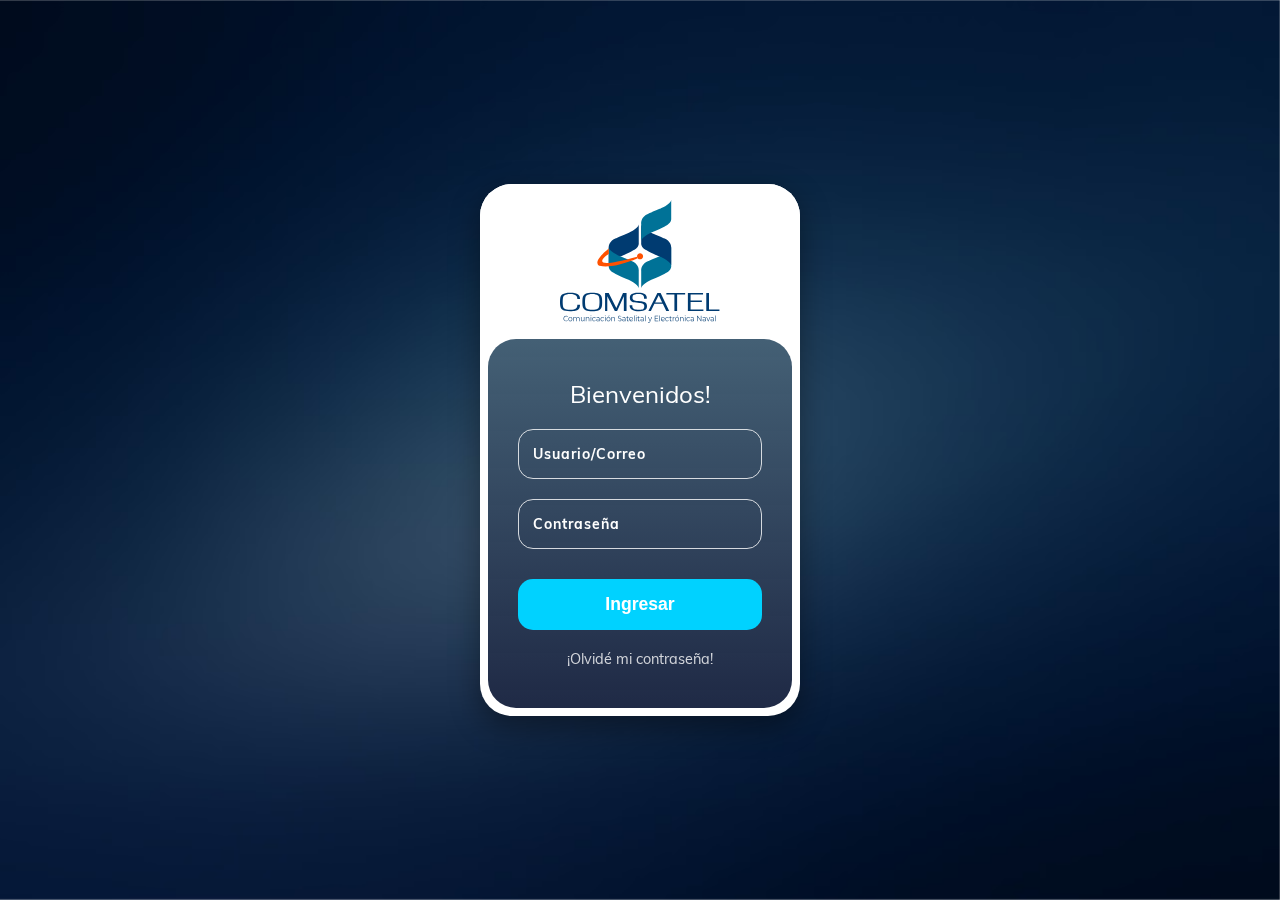
<file: index.html>
<!DOCTYPE html>
<html lang="es">

<head>
    <meta charset="UTF-8">
    <meta name="viewport" content="width=device-width, initial-scale=1.0">
    <title>Comsatel - Login</title>
    <link rel="stylesheet" href="css/styles.css">
</head>

<body>
    <img src="assets/imgs/bg.avif" alt="Background" class="bg-image">

    <main class="login-wrapper">
        <header class="brand-header">
            <img src="assets/imgs/logo.svg" alt="Logo Comsatel" class="logo">
        </header>

        <section class="login-card">
            <h1 class="welcome-title">Bienvenidos!</h1>

            <form class="login-form" action="pages/dashboard.html">
                <div class="input-group">
                    <input type="text" id="user" placeholder=" " required>
                    <label for="user">Usuario/Correo</label>
                </div>

                <div class="input-group">
                    <input type="password" id="password" placeholder=" " required>
                    <label for="password">Contraseña</label>
                </div>

                <button type="submit" class="btn-primary">Ingresar</button>
            </form>

            <a href="pages/recover_password.html" class="forgot-password">¡Olvidé mi contraseña!</a>
        </section>
    </main>

</body>

</html>
</file>
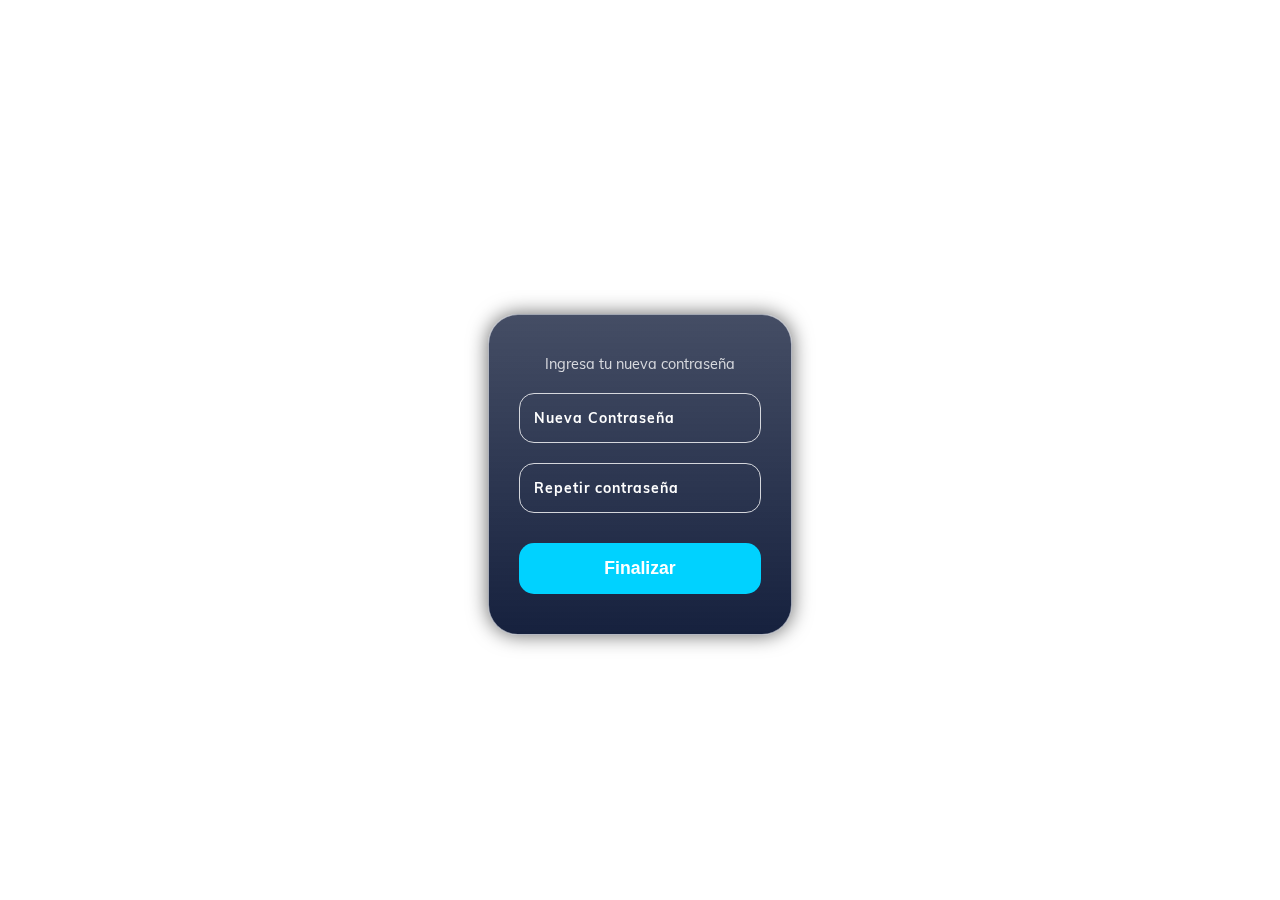
<file: pages/change_password.html>
<!DOCTYPE html>
<html lang="es">

<head>
    <meta charset="UTF-8">
    <meta name="viewport" content="width=device-width, initial-scale=1.0">
    <title>Comsatel - Cambio de Clave</title>
    <link rel="stylesheet" href="../css/styles.css">
    <link href="https://fonts.googleapis.com/css2?family=Montserrat:wght@300;400;600&display=swap" rel="stylesheet">
</head>

<body>

    <main class="login-wrapper recovery-wrapper">
        <h1 class="page-title">Cambio de clave</h1>

        <section class="login-card recovery-card">
            <h2 class="card-subtitle">Ingresa tu nueva contraseña</h2>

            <form class="login-form" action="../index.html">
                <div class="input-group">
                    <input type="password" id="new-password" placeholder=" " required>
                    <label for="new-password">Nueva Contraseña</label>
                </div>

                <div class="input-group">
                    <input type="password" id="confirm-password" placeholder=" " required>
                    <label for="confirm-password">Repetir contraseña</label>
                </div>

                <button type="submit" class="btn-primary">Finalizar</button>
            </form>
        </section>
    </main>

</body>

</html>
</file>
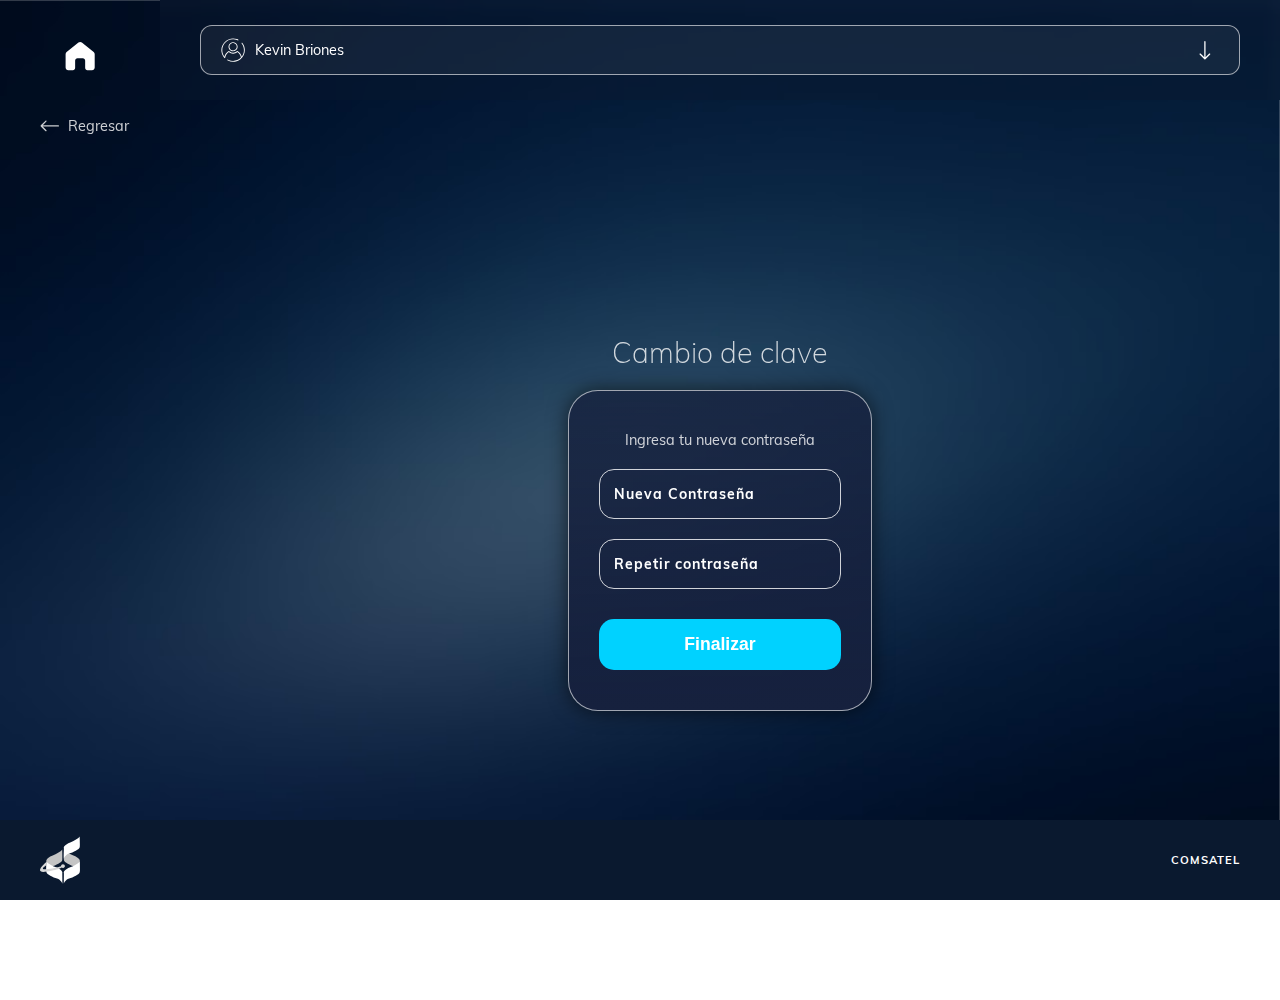
<file: pages/change_password_internal.html>
<!DOCTYPE html>
<html lang="es">

<head>
    <meta charset="UTF-8">
    <meta name="viewport" content="width=device-width, initial-scale=1.0">
    <title>Comsatel - Cambio de Clave</title>
    <link rel="stylesheet" href="../css/styles.css">
</head>

<body class="dashboard-body">
    <img src="../assets/imgs/bg.avif" alt="Background" class="bg-image">

    <header class="dashboard-header">
        <!-- Home icon moved to sidebar -->
        <div class="user-profile" id="userProfileBtn">
            <div class="user-info">
                <img src="../assets/icons/icon-user.svg" alt="User" class="user-icon">
                <span>Kevin Briones</span>
            </div>
            <img src="../assets/icons/icon-arrow-down.svg" alt="More" class="arrow-icon"
                onclick="toggleUserMenu(event)">
        </div>
    </header>

    <!-- User Menu Overlay -->
    <div class="user-menu-container" id="userMenu">
        <div class="user-menu-row">
            <div class="menu-input-group">
                <label>Correo:</label>
                <input type="email" value="correo@mail.com" class="menu-input">
            </div>
            <div class="menu-input-group">
                <label>Nombre de Empresa:</label>
                <input type="text" value="Nivek" class="menu-input">
            </div>
            <a href="change_password_internal.html" class="menu-link">Cambio de clave</a>
            <button class="menu-link-btn" onclick="logout()">Cerrar Sesión</button>
        </div>
    </div>

    <script src="../js/index.js"></script>

    <div class="dashboard-container">
        <aside class="dashboard-sidebar">
            <a href="dashboard.html" class="home-link">
                <img src="../assets/icons/icon-home-filled.svg" alt="Home" class="home-icon">
            </a>
            <a href="dashboard.html" class="back-link">
                <img src="../assets/icons/icon-arrow-left.svg" alt="Back" class="back-icon">
                Regresar
            </a>
        </aside>

        <section class="dashboard-content">
            <main class="dashboard-main"
                style="display: flex; justify-content: center; align-items: center; min-height: 60vh;">
                <div class="login-wrapper recovery-wrapper">
                    <h1 class="page-title">Cambio de clave</h1>

                    <section class="login-card recovery-card">
                        <h2 class="card-subtitle">Ingresa tu nueva contraseña</h2>

                        <form class="login-form" action="dashboard.html">
                            <div class="input-group">
                                <input type="password" id="new-password" placeholder=" " required>
                                <label for="new-password">Nueva Contraseña</label>
                            </div>

                            <div class="input-group">
                                <input type="password" id="confirm-password" placeholder=" " required>
                                <label for="confirm-password">Repetir contraseña</label>
                            </div>

                            <button type="submit" class="btn-primary">Finalizar</button>
                        </form>
                    </section>
                </div>
            </main>
        </section>
    </div>

    <footer class="dashboard-footer">
        <img src="../assets/imgs/logo-white.svg" alt="Comsatel Logo" class="footer-logo">
        <span class="footer-text">COMSATEL</span>
    </footer>

</body>

</html>
</file>
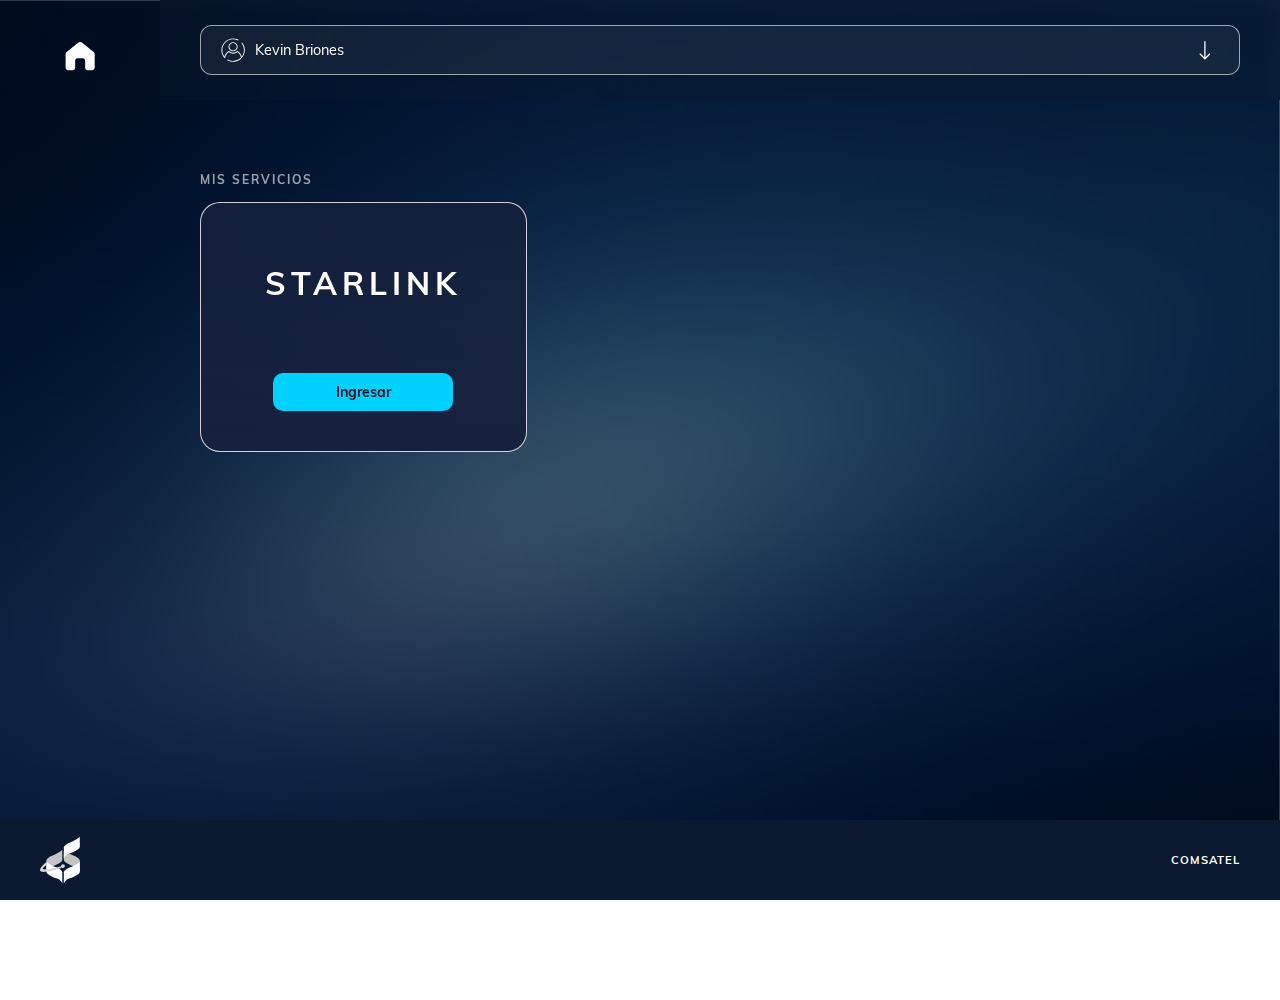
<file: pages/dashboard.html>
<!DOCTYPE html>
<html lang="es">

<head>
    <meta charset="UTF-8">
    <meta name="viewport" content="width=device-width, initial-scale=1.0">
    <title>Comsatel - Dashboard</title>
    <link rel="stylesheet" href="../css/styles.css">
</head>

<body class="dashboard-body">
    <img src="../assets/imgs/bg.avif" alt="Background" class="bg-image">

    <header class="dashboard-header">
        <!-- Home icon moved to sidebar -->
        <div class="user-profile" id="userProfileBtn">
            <div class="user-info">
                <img src="../assets/icons/icon-user.svg" alt="User" class="user-icon">
                <span>Kevin Briones</span>
            </div>
            <img src="../assets/icons/icon-arrow-down.svg" alt="More" class="arrow-icon"
                onclick="toggleUserMenu(event)">
        </div>
        <div class="user-menu-container" id="userMenu">
            <div class="user-menu-row">
                <div class="menu-input-group">
                    <label>Correo:</label>
                    <input type="email" value="correo@mail.com" class="menu-input">
                </div>
                <div class="menu-input-group">
                    <label>Nombre de Empresa:</label>
                    <input type="text" value="Nivek" class="menu-input">
                </div>
                <a href="change_password_internal.html" class="menu-link">Cambio de clave</a>
                <button class="menu-link-btn" onclick="logout()">Cerrar Sesión</button>
            </div>
        </div>
    </header>

    <!-- User Menu Overlay -->

    <script src="../js/index.js"></script>

    <div class="dashboard-container">
        <aside class="dashboard-sidebar">
            <a href="dashboard.html" class="home-link">
                <img src="../assets/icons/icon-home-filled.svg" alt="Home" class="home-icon">
            </a>
            <!-- Sidebar content (e.g. navigation) -->
            <!-- <a href="../index.html" class="back-link" onclick="return confirm('¿Cerrar sesión?');">
                <img src="../assets/icons/icon-arrow-left.svg" alt="Back" class="back-icon">
                Salir
            </a> -->
        </aside>

        <section class="dashboard-content">
            <main class="dashboard-main">
                <h2 class="section-title">Mis servicios</h2>

                <div class="services-grid">
                    <!-- Starlink Service Card -->
                    <article class="service-card">
                        <div class="service-logo">STARLINK</div>
                        <a href="starlink.html" class="service-btn"
                            style="text-align: center; text-decoration: none; display: block;">Ingresar</a>
                    </article>
                </div>
            </main>
        </section>
    </div>

    <footer class="dashboard-footer">
        <img src="../assets/imgs/logo-white.svg" alt="Comsatel Logo" class="footer-logo">
        <span class="footer-text">COMSATEL</span>
    </footer>

</body>

</html>
</file>
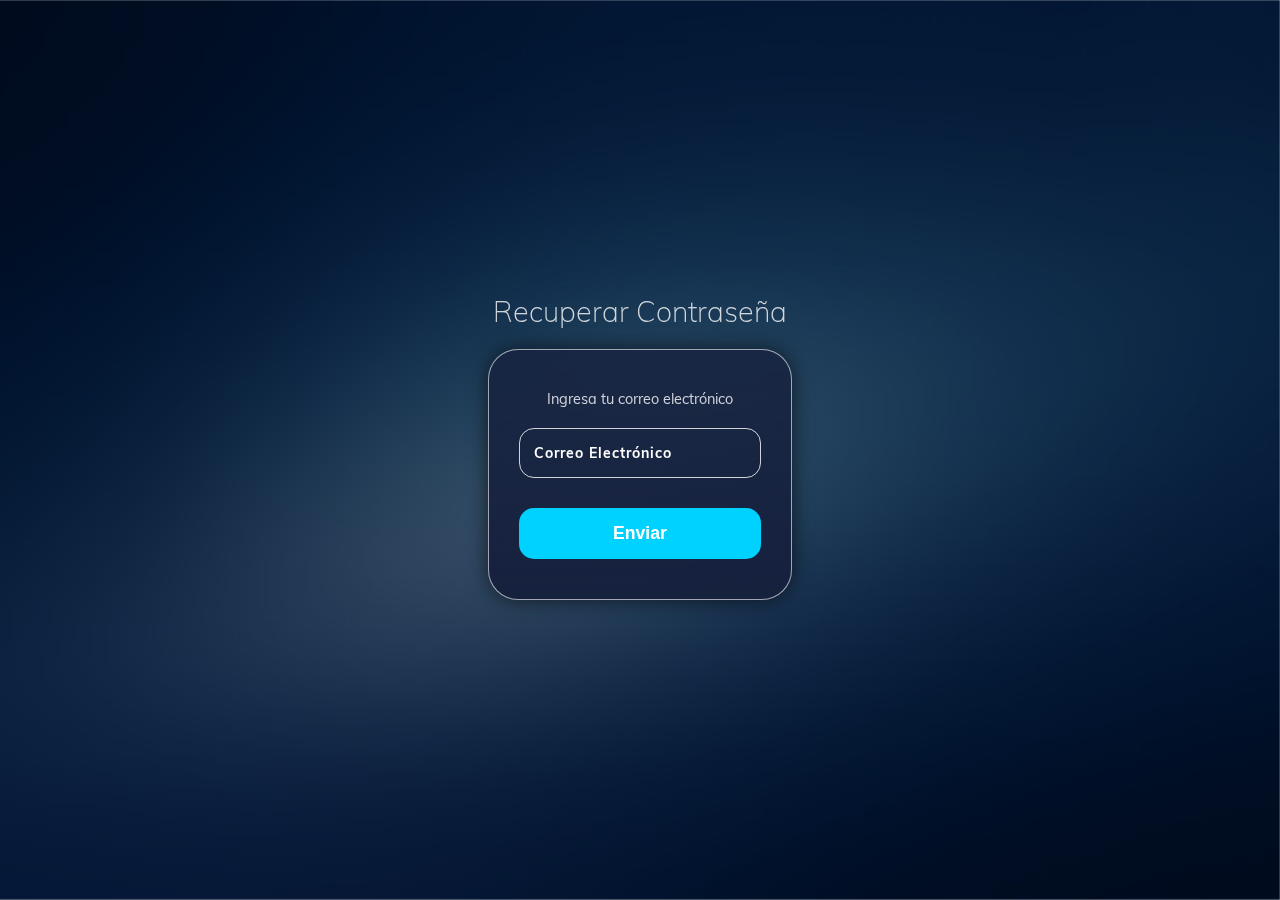
<file: pages/recover_password.html>
<!DOCTYPE html>
<html lang="es">

<head>
    <meta charset="UTF-8">
    <meta name="viewport" content="width=device-width, initial-scale=1.0">
    <title>Comsatel - Recuperar Contraseña</title>
    <link rel="stylesheet" href="../css/styles.css">
</head>

<body>
    <img src="../assets/imgs/bg.avif" alt="Background" class="bg-image">

    <main class="login-wrapper recovery-wrapper">
        <h1 class="page-title">Recuperar Contraseña</h1>

        <section class="login-card recovery-card">
            <h2 class="card-subtitle">Ingresa tu correo electrónico</h2>

            <form class="login-form" id="recoveryForm">
                <div class="input-group">
                    <input type="email" id="email" placeholder=" " required>
                    <label for="email">Correo Electrónico</label>
                </div>

                <button type="button" class="btn-primary" onclick="showSuccessMessage()">Enviar</button>
            </form>
        </section>
    </main>

    <div class="recovery-message" id="recoveryMessage" style="display: none;">
        <p>Se enviará un correo electrónico a la dirección ingresada con un link para recuperación de contraseña</p>
    </div>

    <script src="../js/index.js"></script>

</body>

</html>
</file>
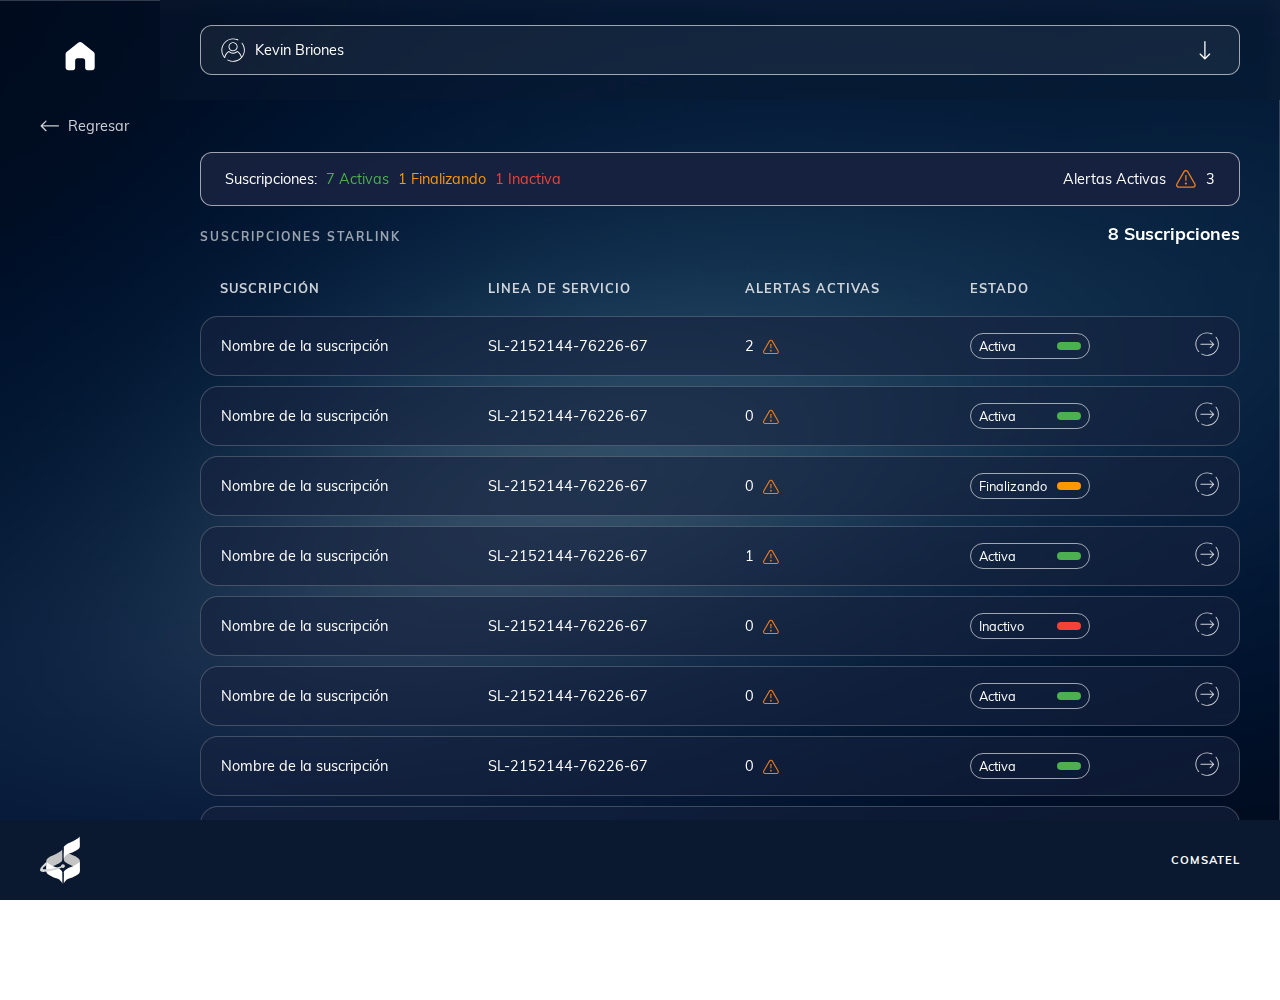
<file: pages/starlink.html>
<!DOCTYPE html>
<html lang="es">

<head>
    <meta charset="UTF-8">
    <meta name="viewport" content="width=device-width, initial-scale=1.0">
    <title>Comsatel - Starlink</title>
    <link rel="stylesheet" href="../css/styles.css">
</head>

<body class="dashboard-body">
    <img src="../assets/imgs/bg.avif" alt="Background" class="bg-image">

    <header class="dashboard-header">
        <!-- Home icon moved to sidebar -->
        <div class="user-profile" id="userProfileBtn">
            <div class="user-info">
                <img src="../assets/icons/icon-user.svg" alt="User" class="user-icon">
                <span>Kevin Briones</span>
            </div>
            <img src="../assets/icons/icon-arrow-down.svg" alt="More" class="arrow-icon"
                onclick="toggleUserMenu(event)">
        </div>
        <!-- User Menu Overlay -->
        <div class="user-menu-container" id="userMenu">
            <div class="user-menu-row">
                <div class="menu-input-group">
                    <label>Correo:</label>
                    <input type="email" value="correo@mail.com" class="menu-input">
                </div>
                <div class="menu-input-group">
                    <label>Nombre de Empresa:</label>
                    <input type="text" value="Nivek" class="menu-input">
                </div>
                <a href="change_password_internal.html" class="menu-link">Cambio de clave</a>
                <button class="menu-link-btn" onclick="logout()">Cerrar Sesión</button>
            </div>
        </div>
    </header>


    <script src="../js/index.js"></script>

    <div class="dashboard-container">
        <aside class="dashboard-sidebar">
            <a href="dashboard.html" class="home-link">
                <img src="../assets/icons/icon-home-filled.svg" alt="Home" class="home-icon">
            </a>
            <a href="dashboard.html" class="back-link">
                <img src="../assets/icons/icon-arrow-left.svg" alt="Back" class="back-icon">
                Regresar
            </a>
        </aside>

        <section class="dashboard-content">
            <main class="dashboard-main starlink-main">
                <div class="starlink-nav">
                    <!-- Empty spacer to push alerts to right if needed, or just flex alignment -->
                    <div class="alerts-summary">
                        <div class="summary-text">
                            Suscripciones: <span class="status-active">7 Activas</span> <span class="status-ending">1
                                Finalizando</span> <span class="status-inactive">1 Inactiva</span>
                        </div>
                        <div class="alerts-count">
                            Alertas Activas <img src="../assets/icons/Frame.svg" alt="Alert" class="alert-icon"> 3
                        </div>
                    </div>
                </div>

                <div class="starlink-header">
                    <h2 class="section-title" style="margin-bottom: 0;">Suscripciones Starlink</h2>
                    <span class="total-subs">8 Suscripciones</span>
                </div>

                <div class="subscriptions-table-container">
                    <table class="subscriptions-table">
                        <thead>
                            <tr>
                                <th>SUSCRIPCIÓN</th>
                                <th>LINEA DE SERVICIO</th>
                                <th>ALERTAS ACTIVAS</th>
                                <th>ESTADO</th>
                                <th></th>
                            </tr>
                        </thead>
                        <tbody>
                            <tr>
                                <td>Nombre de la suscripción</td>
                                <td>SL-2152144-76226-67</td>
                                <td>2 <img src="../assets/icons/Frame.svg" alt="Alert" class="alert-icon-small"></td>
                                <td>
                                    <div class="status-badge active">Activa <span class="dot"></span></div>
                                </td>
                                <td><img src="../assets/icons/icon-circle-arrow-right.svg" alt="Go" class="action-icon">
                                </td>
                            </tr>
                            <tr>
                                <td>Nombre de la suscripción</td>
                                <td>SL-2152144-76226-67</td>
                                <td>0 <img src="../assets/icons/Frame.svg" alt="Alert" class="alert-icon-small"></td>
                                <td>
                                    <div class="status-badge active">Activa <span class="dot"></span></div>
                                </td>
                                <td><img src="../assets/icons/icon-circle-arrow-right.svg" alt="Go" class="action-icon">
                                </td>
                            </tr>
                            <tr>
                                <td>Nombre de la suscripción</td>
                                <td>SL-2152144-76226-67</td>
                                <td>0 <img src="../assets/icons/Frame.svg" alt="Alert" class="alert-icon-small"></td>
                                <td>
                                    <div class="status-badge ending">Finalizando <span class="dot"></span></div>
                                </td>
                                <td><img src="../assets/icons/icon-circle-arrow-right.svg" alt="Go" class="action-icon">
                                </td>
                            </tr>
                            <tr>
                                <td>Nombre de la suscripción</td>
                                <td>SL-2152144-76226-67</td>
                                <td>1 <img src="../assets/icons/Frame.svg" alt="Alert" class="alert-icon-small"></td>
                                <td>
                                    <div class="status-badge active">Activa <span class="dot"></span></div>
                                </td>
                                <td><img src="../assets/icons/icon-circle-arrow-right.svg" alt="Go" class="action-icon">
                                </td>
                            </tr>
                            <tr>
                                <td>Nombre de la suscripción</td>
                                <td>SL-2152144-76226-67</td>
                                <td>0 <img src="../assets/icons/Frame.svg" alt="Alert" class="alert-icon-small"></td>
                                <td>
                                    <div class="status-badge inactive">Inactivo <span class="dot"></span></div>
                                </td>
                                <td><img src="../assets/icons/icon-circle-arrow-right.svg" alt="Go" class="action-icon">
                                </td>
                            </tr>
                            <tr>
                                <td>Nombre de la suscripción</td>
                                <td>SL-2152144-76226-67</td>
                                <td>0 <img src="../assets/icons/Frame.svg" alt="Alert" class="alert-icon-small"></td>
                                <td>
                                    <div class="status-badge active">Activa <span class="dot"></span></div>
                                </td>
                                <td><img src="../assets/icons/icon-circle-arrow-right.svg" alt="Go" class="action-icon">
                                </td>
                            </tr>
                            <tr>
                                <td>Nombre de la suscripción</td>
                                <td>SL-2152144-76226-67</td>
                                <td>0 <img src="../assets/icons/Frame.svg" alt="Alert" class="alert-icon-small"></td>
                                <td>
                                    <div class="status-badge active">Activa <span class="dot"></span></div>
                                </td>
                                <td><img src="../assets/icons/icon-circle-arrow-right.svg" alt="Go" class="action-icon">
                                </td>
                            </tr>
                            <tr>
                                <td>Nombre de la suscripción</td>
                                <td>SL-2152144-76226-67</td>
                                <td>0 <img src="../assets/icons/Frame.svg" alt="Alert" class="alert-icon-small"></td>
                                <td>
                                    <div class="status-badge active">Activa <span class="dot"></span></div>
                                </td>
                                <td><img src="../assets/icons/icon-circle-arrow-right.svg" alt="Go" class="action-icon">
                                </td>
                            </tr>
                        </tbody>
                    </table>
                </div>
            </main>
        </section>
    </div>

    <footer class="dashboard-footer">
        <img src="../assets/imgs/logo-white.svg" alt="Comsatel Logo" class="footer-logo">
        <span class="footer-text">COMSATEL</span>
    </footer>

</body>

</html>
</file>
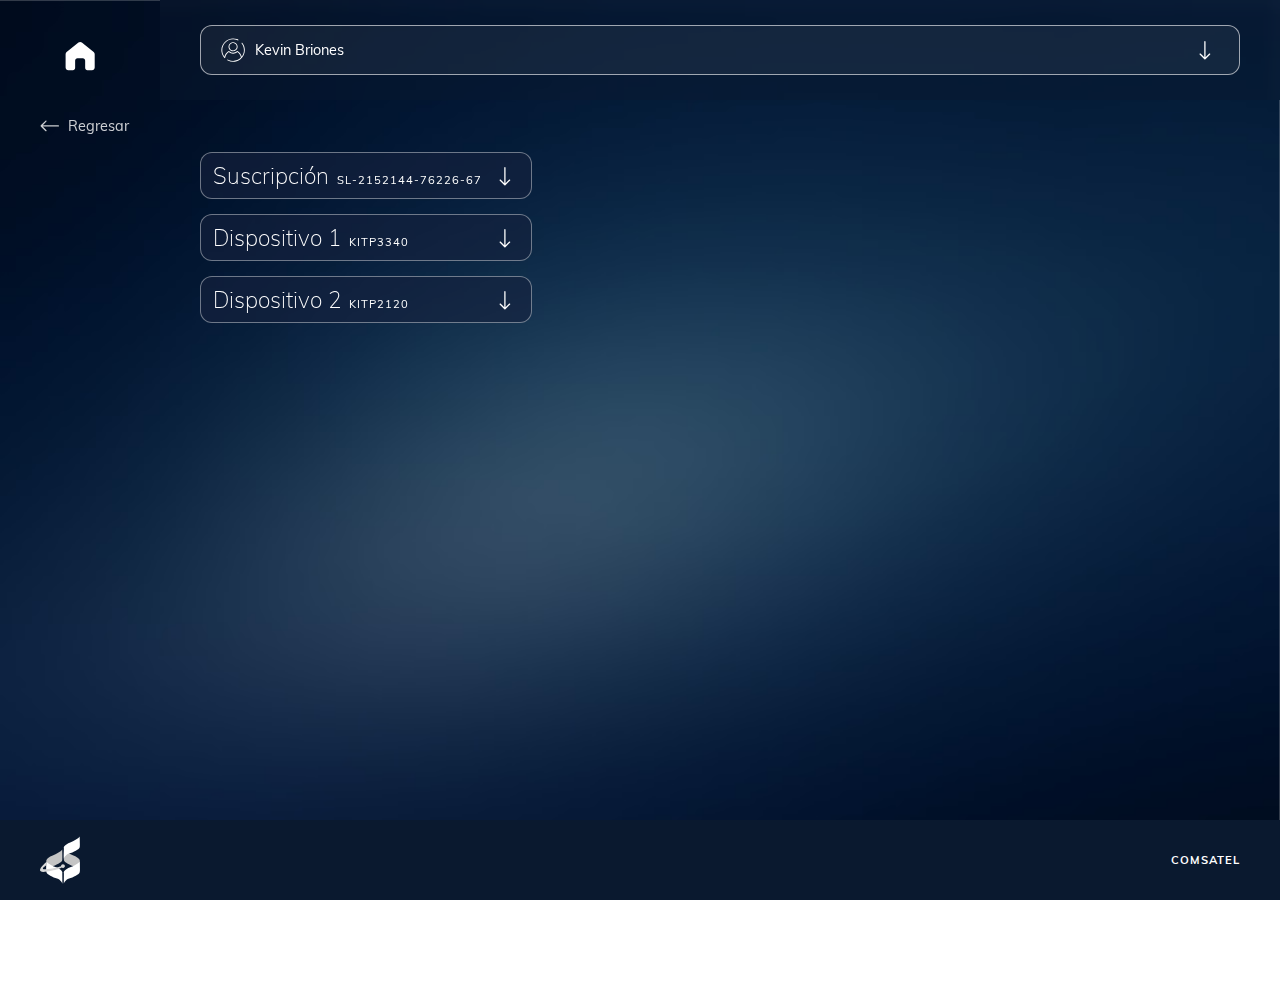
<file: pages/starlink_detail.html>
<!DOCTYPE html>
<html lang="es">

<head>
    <meta charset="UTF-8">
    <meta name="viewport" content="width=device-width, initial-scale=1.0">
    <title>Comsatel - Starlink</title>
    <link rel="stylesheet" href="../css/styles.css">
</head>

<body class="dashboard-body">
    <img src="../assets/imgs/bg.avif" alt="Background" class="bg-image">

    <header class="dashboard-header">
        <!-- Home icon moved to sidebar -->
        <div class="user-profile" id="userProfileBtn">
            <div class="user-info">
                <img src="../assets/icons/icon-user.svg" alt="User" class="user-icon">
                <span>Kevin Briones</span>
            </div>
            <img src="../assets/icons/icon-arrow-down.svg" alt="More" class="arrow-icon"
                onclick="toggleUserMenu(event)">
        </div>
        <!-- User Menu Overlay -->
        <div class="user-menu-container" id="userMenu">
            <div class="user-menu-row">
                <div class="menu-input-group">
                    <label>Correo:</label>
                    <span id="headerUserEmail" class="menu-text">correo@mail.com</span>
                </div>
                <div class="menu-input-group">
                    <label>Nombre de Empresa:</label>
                    <span id="headerUserCompany" class="menu-text">Nivek</span>
                </div>
                <a href="change_password_internal.html" class="menu-link">Cambio de clave</a>
                <button class="menu-link-btn" onclick="logout()">Cerrar Sesión</button>
            </div>
        </div>
    </header>


    <script src="../js/index.js"></script>
    <script src="../js/grafico-consumo.js"></script>
    <script src="../js/grafico-rendimiento.js"></script>

    <div class="dashboard-container">
        <aside class="dashboard-sidebar">
            <a href="dashboard.html" class="home-link">
                <img src="../assets/icons/icon-home-filled.svg" alt="Home" class="home-icon">
            </a>
            <a href="dashboard.html" class="back-link">
                <img src="../assets/icons/icon-arrow-left.svg" alt="Back" class="back-icon">
                Regresar
            </a>
        </aside>

        <section class="dashboard-content">
            <main class="dashboard-main starlink-main">
                <div class="starlink-nav">
                    <!-- Empty spacer or breadcrumbs if needed -->
                </div>

                <div class="accordion-container">
                    <!-- Section 1: Suscripción -->
                    <div class="accordion-item">
                        <div class="accordion-header" onclick="toggleAccordion(this)">
                            <div class="accordion-title">
                                <span class="accordion-label">Suscripción</span>
                                <span class="accordion-value">SL-2152144-76226-67</span>
                            </div>
                            <img src="../assets/icons/icon-arrow-down.svg" alt="Expand" class="arrow-icon">
                        </div>
                        <div class="accordion-content">
                            <div class="subscription-details">
                                <div class="detail-row">
                                    <div class="detail-group">
                                        <label>APODO</label>
                                        <div class="detail-value editable">Don antonio logisinsa - pg 50 gb </div>
                                    </div>
                                    <div class="detail-group right-align">
                                        <label>Notificaciones</label>
                                        <div class="notification-list">
                                            <div class="notification-item">Notificación 001 - 000 <span
                                                    class="close-x">×</span></div>
                                            <div class="notification-item">Notificación 002 - 000 <span
                                                    class="close-x">×</span></div>
                                        </div>
                                    </div>
                                </div>

                                <div class="detail-row">
                                    <div class="detail-card">
                                        <div class="detail-group">
                                            <label>PLAN DE SERVICIO <span class="status-text active">Activo <img
                                                        src="../assets/icons/icon-like.svg" alt="Like"
                                                        style="width: 16px; vertical-align: middle;"></span></label>
                                            <div class="detail-value">Suscripción de prioridad global</div>
                                        </div>
                                    </div>
                                    <div class="detail-card">
                                        <div class="detail-group">
                                            <label>POLÍTICA DE IP</label>
                                            <div class="detail-value">IP pública</div>
                                        </div>
                                    </div>
                                </div>

                                <div class="detail-section">
                                    <label class="section-title">DATOS</label>
                                    <div class="detail-card">
                                        <div class="data-usage-bar-container">
                                            <div class="data-usage-labels">
                                                <span>USO DE DATOS MENSUALES</span>
                                                <span>9.3 GB / 50 GB</span>
                                            </div>
                                            <div class="progress-bar">
                                                <div class="progress-fill" style="width: 18.6%;"></div>
                                            </div>
                                        </div>
                                    </div>
                                </div>

                                <div class="detail-section detail-card">
                                    <label>USO TOTAL DE DATOS <span class="highlight-blue">9.3 GB</span></label>

                                    <!-- Botones de meses -->
                                    <div class="botones-meses">
                                        <button class="btn-mes" id="btn-mes-abr" data-mes="abr">ABR</button>
                                        <button class="btn-mes" id="btn-mes-may" data-mes="may">MAY</button>
                                        <button class="btn-mes" id="btn-mes-jun" data-mes="jun">JUN</button>
                                        <button class="btn-mes" id="btn-mes-jul" data-mes="jul">JUL</button>
                                        <button class="btn-mes" id="btn-mes-ago" data-mes="ago">AGO</button>
                                        <button class="btn-mes" id="btn-mes-sep" data-mes="sep">SEP</button>
                                        <button class="btn-mes active" id="btn-mes-oct-nov"
                                            data-mes="oct-nov">OCT-NOV</button>
                                    </div>

                                    <!-- Gráfico con escala vertical -->
                                    <div class="grafico-contenedor">
                                        <!-- Escala vertical -->
                                        <div class="escala-vertical">
                                            <span class="etiqueta-escala">10 GB</span>
                                            <span class="etiqueta-escala">5 GB</span>
                                            <span class="etiqueta-escala">0 GB</span>
                                        </div>

                                        <!-- Área de barras -->
                                        <div class="area-barras">
                                            <!-- Tooltip (oculto por defecto) -->
                                            <div class="tooltip-consumo" id="tooltip-consumo">
                                                <div class="tooltip-header" id="tooltip-fecha"></div>
                                                <div class="tooltip-row">
                                                    <span class="dot"></span>
                                                    <span class="tooltip-label">Global priority</span>
                                                    <span class="tooltip-value" id="tooltip-valor"></span>
                                                </div>
                                            </div>

                                            <!-- Contenedor de barras (generado dinámicamente) -->
                                            <div class="barras-consumo" id="barras-consumo"></div>

                                            <!-- Etiquetas de días (generadas dinámicamente) -->
                                            <div class="etiquetas-dias" id="etiquetas-dias"></div>
                                        </div>
                                    </div>

                                    <div class="detail-row bottom-info">
                                        <div class="info-block">
                                            <span class="info-label">Prioridad Global</span>
                                            <div class="info-value-row">
                                                <span class="main-val">9.3 GB</span> <span class="sub-value">50 GB
                                                    recurrentes</span>
                                            </div>
                                            <div class="info-value-row">
                                                <span class="main-val">0 GB</span> <span class="sub-value">Recarga de 0
                                                    GB</span>
                                            </div>
                                        </div>
                                        <div class="info-block">
                                            <span class="info-label">Otros</span>
                                            <div class="info-value-row">
                                                <span class="main-val">0 GB</span> <span
                                                    class="sub-value">Ilimitada</span>
                                            </div>
                                        </div>
                                    </div>
                                </div>
                            </div>
                        </div>
                    </div>

                    <!-- Section 2: Dispositivo 1 -->
                    <div class="accordion-item">
                        <div class="accordion-header" onclick="toggleAccordion(this)">
                            <div class="accordion-title">
                                <span class="accordion-label">Dispositivo 1</span>
                                <span class="accordion-value">KITP3340</span>
                            </div>
                            <img src="../assets/icons/icon-arrow-down.svg" alt="Expand" class="arrow-icon">
                        </div>
                        <div class="accordion-content">
                            <div class="device-details">
                                <h3 class="device-section-title">Dispositivos <span class="small-text">STARLINK</span>
                                </h3>

                                <div class="device-info-grid">
                                    <div class="device-info-item">
                                        <label>STARLINK</label>
                                        <div class="value">0100000000-0000000-0008398 HYB</div>
                                    </div>
                                    <div class="device-info-item">
                                        <label>NÚMERO DE SERIE</label>
                                        <div class="value">HPUNE0000000323443</div>
                                    </div>
                                    <div class="device-info-item">
                                        <label>VERSIÓN DEL SOFTWARE</label>
                                        <div class="value">2023.10.02.mr64789</div>
                                    </div>
                                    <div class="device-info-item">
                                        <label>NÚMERO DE KIT</label>
                                        <div class="value">KITP00222979</div>
                                    </div>
                                    <div class="device-info-item">
                                        <label>TIEMPO DE ACTIVIDAD</label>
                                        <div class="value">8 hours 20 minutes 37 seconds</div>
                                    </div>
                                    <div class="device-info-item">
                                        <label>ÚLTIMA ACTUALIZACIÓN</label>
                                        <div class="value">10/14/2025, 11:07:57 AM</div>
                                    </div>
                                    <div class="device-info-item full-width">
                                        <label>IP PÚBLICAS</label>
                                        <div class="value">149.19.163.252</div>
                                        <div class="value">2803:9810:5367:2800::/56</div>
                                        <div class="value">2803:9810:5367:2800::/54</div>
                                    </div>
                                </div>

                                <div class="performance-section">
                                    <div class="time-filters">
                                        <button class="time-btn active">15 minutos</button>
                                        <button class="time-btn">3 horas</button>
                                        <button class="time-btn">1 día</button>
                                        <button class="time-btn">7 días</button>
                                        <button class="time-btn">30 días</button>
                                    </div>

                                    <!-- Chart Navigator Slider REMOVED FROM HERE -->

                                    <div class="graphs-grid">
                                        <!-- Mockup graphs -->
                                        <div class="graph-card">
                                            <div class="graph-header">Rendimiento de descarga</div>
                                            <div class="graph-stats">Min 10 Kbps - Max 596 Kbps - Último 20 Kbps</div>
                                            <div class="graph-container">
                                                <div class="graph-y-axis">
                                                    <span class="y-label">400 Kbps</span>
                                                    <span class="y-label">200 Kbps</span>
                                                    <span class="y-label">0 Kbps</span>
                                                </div>
                                                <div class="graph-area">
                                                    <div class="graph-baseline"></div>
                                                    <div class="graph-x-axis">
                                                        <!-- Labels generated by JS -->
                                                    </div>
                                                    <!-- Navigator inside graph-area -->
                                                    <div class="chart-navigator-container">
                                                        <div class="navigator-track">
                                                            <div class="navigator-canvas-wrapper"></div>
                                                            <div class="navigator-window">
                                                                <div class="handle handle-left"></div>
                                                                <div class="handle handle-right"></div>
                                                            </div>
                                                        </div>
                                                        <div class="navigator-labels">
                                                            <span class="nav-start-label"></span>
                                                            <span class="nav-end-label"></span>
                                                        </div>
                                                    </div>
                                                </div>
                                            </div>
                                        </div>
                                        <div class="graph-card">
                                            <div class="graph-header">Rendimiento de carga</div>
                                            <div class="graph-stats">Min 3 Kbps - Max 150 Kbps - Último 4 Kbps</div>
                                            <div class="graph-container">
                                                <div class="graph-y-axis">
                                                    <span class="y-label">150 Kbps</span>
                                                    <span class="y-label">50 Kbps</span>
                                                    <span class="y-label">0 Kbps</span>
                                                </div>
                                                <div class="graph-area">
                                                    <div class="graph-baseline"></div>
                                                    <div class="graph-x-axis">
                                                        <!-- Labels generated by JS -->
                                                    </div>
                                                    <!-- Navigator inside graph-area -->
                                                    <div class="chart-navigator-container">
                                                        <div class="navigator-track">
                                                            <div class="navigator-canvas-wrapper"></div>
                                                            <div class="navigator-window">
                                                                <div class="handle handle-left"></div>
                                                                <div class="handle handle-right"></div>
                                                            </div>
                                                        </div>
                                                        <div class="navigator-labels">
                                                            <span class="nav-start-label"></span>
                                                            <span class="nav-end-label"></span>
                                                        </div>
                                                    </div>
                                                </div>
                                            </div>
                                        </div>
                                        <div class="graph-card">
                                            <div class="graph-header">Latencia</div>
                                            <div class="graph-stats">Min 20ms - Max 82ms - Último 25ms</div>
                                            <div class="graph-container">
                                                <div class="graph-y-axis">
                                                    <span class="y-label">80 Kbps</span>
                                                    <span class="y-label">40 Kbps</span>
                                                    <span class="y-label">0 Kbps</span>
                                                </div>
                                                <div class="graph-area">
                                                    <div class="graph-baseline"></div>
                                                    <div class="graph-x-axis">
                                                        <!-- Labels generated by JS -->
                                                    </div>
                                                    <!-- Navigator inside graph-area -->
                                                    <div class="chart-navigator-container">
                                                        <div class="navigator-track">
                                                            <div class="navigator-canvas-wrapper"></div>
                                                            <div class="navigator-window">
                                                                <div class="handle handle-left"></div>
                                                                <div class="handle handle-right"></div>
                                                            </div>
                                                        </div>
                                                        <div class="navigator-labels">
                                                            <span class="nav-start-label"></span>
                                                            <span class="nav-end-label"></span>
                                                        </div>
                                                    </div>
                                                </div>
                                            </div>
                                        </div>
                                        <div class="graph-card">
                                            <div class="graph-header">Tasa de pérdida de ping</div>
                                            <div class="graph-stats">Min 0% - Max 1% - Último 0%</div>
                                            <div class="graph-container">
                                                <div class="graph-y-axis">
                                                    <span class="y-label">100%</span>
                                                    <span class="y-label">50%</span>
                                                    <span class="y-label">0%</span>
                                                </div>
                                                <div class="graph-area">
                                                    <div class="graph-baseline"></div>
                                                    <div class="graph-x-axis">
                                                        <!-- Labels generated by JS -->
                                                    </div>
                                                    <!-- Navigator inside graph-area -->
                                                    <div class="chart-navigator-container">
                                                        <div class="navigator-track">
                                                            <div class="navigator-canvas-wrapper"></div>
                                                            <div class="navigator-window">
                                                                <div class="handle handle-left"></div>
                                                                <div class="handle handle-right"></div>
                                                            </div>
                                                        </div>

                                                    </div>
                                                </div>
                                            </div>
                                        </div>
                                        <div class="graph-card">
                                            <div class="graph-header">Caídas de señal</div>
                                            <div class="graph-stats">Min 88% - Max 100% - Último 100%</div>
                                            <div class="graph-container">
                                                <div class="graph-y-axis">
                                                    <span class="y-label">100%</span>
                                                    <span class="y-label">50%</span>
                                                    <span class="y-label">0%</span>
                                                </div>
                                                <div class="graph-area">
                                                    <div class="graph-baseline"></div>
                                                    <div class="graph-x-axis">
                                                        <!-- Labels generated by JS -->
                                                    </div>
                                                    <!-- Navigator inside graph-area -->
                                                    <div class="chart-navigator-container">
                                                        <div class="navigator-track">
                                                            <div class="navigator-canvas-wrapper"></div>
                                                            <div class="navigator-window">
                                                                <div class="handle handle-left"></div>
                                                                <div class="handle handle-right"></div>
                                                            </div>
                                                        </div>
                                                        <div class="navigator-labels">
                                                            <span class="nav-start-label"></span>
                                                            <span class="nav-end-label"></span>
                                                        </div>
                                                    </div>
                                                </div>
                                            </div>
                                        </div>
                                        <div class="graph-card">
                                            <div class="graph-header">Obstrucción</div>
                                            <div class="graph-stats">Min 0.14% - Max 0.142% - Último 0.14%</div>
                                            <div class="graph-container">
                                                <div class="graph-y-axis">
                                                    <span class="y-label">1%</span>
                                                    <span class="y-label">0.5%</span>
                                                    <span class="y-label">0%</span>
                                                </div>
                                                <div class="graph-area">
                                                    <div class="graph-baseline"></div>
                                                    <div class="graph-x-axis">
                                                        <!-- Labels generated by JS -->
                                                    </div>
                                                    <!-- Navigator inside graph-area -->
                                                    <div class="chart-navigator-container">
                                                        <div class="navigator-track">
                                                            <div class="navigator-canvas-wrapper"></div>
                                                            <div class="navigator-window">
                                                                <div class="handle handle-left"></div>
                                                                <div class="handle handle-right"></div>
                                                            </div>
                                                        </div>
                                                        <div class="navigator-labels">
                                                            <span class="nav-start-label"></span>
                                                            <span class="nav-end-label"></span>
                                                        </div>
                                                    </div>
                                                </div>
                                            </div>
                                        </div>
                                    </div>
                                </div>
                            </div>
                        </div>
                    </div>

                    <!-- Section 3: Dispositivo 2 -->
                    <div class="accordion-item">
                        <div class="accordion-header" onclick="toggleAccordion(this)">
                            <div class="accordion-title">
                                <span class="accordion-label">Dispositivo 2</span>
                                <span class="accordion-value">KITP2120</span>
                            </div>
                            <img src="../assets/icons/icon-arrow-down.svg" alt="Expand" class="arrow-icon">
                        </div>
                        <div class="accordion-content">
                            <div class="device-details">
                                <p style="color: white; padding: 20px;">Información del Dispositivo 2...</p>
                            </div>
                        </div>
                    </div>
                </div>
            </main>
        </section>
    </div>

    <footer class="dashboard-footer">
        <img src="../assets/imgs/logo-white.svg" alt="Comsatel Logo" class="footer-logo">
        <span class="footer-text">COMSATEL</span>
    </footer>

</body>

</html>
</file>
<file: css/styles.css>
@font-face {
    font-family: 'Muli';
    src: url('../assets/fonts/Muli-Regular.ttf') format('truetype');
    font-weight: 400;
    font-style: normal;
}

@font-face {
    font-family: 'Muli';
    src: url('../assets/fonts/Muli-Bold.ttf') format('truetype');
    font-weight: 700;
    font-style: normal;
}

@font-face {
    font-family: 'Muli';
    src: url('../assets/fonts/Muli-ExtraLight.ttf') format('truetype');
    font-weight: 200;
    font-style: normal;
}

:root {
    /* Blancos */
    --blanco-total: #ffffff;
    --blanco-08: rgba(255, 255, 255, 0.8);
    --blanco-06: rgba(255, 255, 255, 0.6);
    --blanco-04: rgba(255, 255, 255, 0.4);
    --blanco-02: rgba(255, 255, 255, 0.2);
    --blanco-016: rgba(255, 255, 255, 0.16);
    --blanco-006: rgba(255, 255, 255, 0.06);
    --blanco-004: rgba(255, 255, 255, 0.04);

    /* Azules Primarios (22, 33, 62) */
    --azul-primario-total: rgb(22, 33, 62);
    --azul-primario-096: rgba(22, 33, 62, 0.96);
    --azul-primario-08: rgba(22, 33, 62, 0.8);
    --azul-primario-06: rgba(22, 33, 62, 0.6);
    --azul-primario-04: rgba(22, 33, 62, 0.4);

    /* Otros Azules */
    --azul-oscuro: #1c2e4a;
    --azul-medio: #3a506b;
    --azul-grisaceo: #2b3d55;
    --azul-profundo: rgba(0, 15, 35, 1);
    --azul-acero-10: rgb(68, 96, 117);
    --azul-noche-10: rgb(10, 25, 47);
    --azul-noche-04: rgba(10, 25, 47, 0.4);

    /* Cyan */
    --cyan-neon: #00d2ff;
    --cyan-neon-06: rgba(0, 210, 255, 0.6);
    --cyan-neon-02: rgba(0, 210, 255, 0.2);
    --cyan-hover: #00b8e6;
    --cyan-neon-00: rgba(0, 210, 255, 0);

    /* Negro/Sombras */
    --negro-06: rgba(0, 0, 0, 0.6);
    --negro-04: rgba(0, 0, 0, 0.4);
    --negro-02: rgba(0, 0, 0, 0.2);

    /* Estados */
    --estado-activo: #4CAF50;
    --estado-finalizando: #FF9800;
    --estado-inactivo: #F44336;
    --gris-texto: #555;

    /* Variables Legacy (Mapeadas a las nuevas) */
    --bg-white: var(--blanco-total);
    --primary-gradient: linear-gradient(180deg, var(--azul-medio) 0%, var(--azul-oscuro) 100%);
    --accent-cyan: var(--cyan-neon);
    --text-white: var(--blanco-total);
    --input-border: var(--blanco-08);
}

* {
    box-sizing: border-box;
    margin: 0;
    padding: 0;
}

body {
    font-family: 'Muli', sans-serif;
    min-height: 100dvh;
    width: 100%;
    max-width: 1280px;
    display: flex;
    justify-content: center;
    align-items: center;
    margin: 0 auto;
    position: relative;
}

.bg-image {
    position: fixed;
    top: 0;
    left: 0;
    width: 100%;
    height: 100%;
    object-fit: cover;
    z-index: -1;
}

/* Contenedor principal simulando móvil */
.login-wrapper {
    width: 100%;
    max-width: 20rem;
    background-color: var(--blanco-total);
    display: flex;
    flex-direction: column;
    border-radius: 2rem;
    overflow: hidden;
    box-shadow: 0 10px 30px var(--negro-04);
}

/* Header con Logo */
.brand-header {
    flex: 1;
    display: flex;
    justify-content: center;
    align-items: center;
    padding: 1rem;
    background-color: var(--blanco-total);
}

.logo {
    max-width: 10rem;
    height: auto;
}

/* Tarjeta Inferior Azul */
.login-card {
    background: linear-gradient(180deg, var(--azul-acero-10) 0%, var(--azul-primario-096) 100%);
    margin: 0 .5rem .5rem .5rem;
    border-radius: 1.75rem;
    padding: 40px 30px;
    display: flex;
    flex-direction: column;
    align-items: center;
    justify-content: center;
    color: var(--text-white);
    backdrop-filter: blur(5px);
    position: relative;
    z-index: 1;
}

.welcome-title {
    font-weight: 400;
    margin-bottom: 1.25rem;
    font-size: 1.5rem;
}

.login-form {
    width: 100%;
    display: flex;
    flex-direction: column;
    gap: 20px;
}

/* Estilos de Inputs Personalizados */
.input-group {
    position: relative;
    width: 100%;
}

.input-group input {
    width: 100%;
    padding: 15px;
    background: transparent;
    border: 1px solid var(--input-border);
    border-radius: 15px;
    color: var(--blanco-total);
    font-size: 1rem;
    outline: none;
}

.input-group input:focus {
    border-color: var(--accent-cyan);
}

/* Efecto flotante simple para el label/placeholder */
.input-group label {
    position: absolute;
    left: 15px;
    top: 50%;
    transform: translateY(-50%);
    color: var(--blanco-total);
    font-size: 0.875rem;
    letter-spacing: 1px;
    font-weight: 600;
    pointer-events: none;
    transition: 0.3s ease;
}

/* Cuando el input tiene foco o texto, mueve el label arriba (opcional, o dejar como placeholder simple) */
.input-group input:focus+label,
.input-group input:not(:placeholder-shown)+label {
    top: -10px;
    font-size: 0.8rem;
    background-color: var(--azul-grisaceo);
    /* Pequeño parche para tapar la línea si quieres */
    padding: 0 5px;
    display: none;
    /* En este diseño parece ser un placeholder simple, si prefieres que desaparezca, descomenta display:none */
}

/* Sobrescribimos para que parezca placeholder normal como en el PDF */
.input-group input::placeholder {
    color: transparent;
}

.input-group label {
    display: block;
    /* Mantenemos label visible si actúa como placeholder */
}

.input-group input:focus+label,
.input-group input:not(:placeholder-shown)+label {
    display: none;
}


/* Botón Ingresar */
.btn-primary {
    background-color: var(--accent-cyan);
    color: var(--blanco-total);
    border: none;
    padding: 15px;
    border-radius: 15px;
    font-size: 1.1rem;
    font-weight: 600;
    cursor: pointer;
    transition: background 0.3s;
    margin-top: 10px;
}

.btn-primary:hover {
    background-color: var(--cyan-hover);
}

/* Link Olvidé contraseña */
.forgot-password {
    margin-top: 20px;
    color: var(--blanco-08);
    text-decoration: none;
    font-size: 0.9rem;
}

.forgot-password:hover {
    text-decoration: underline;
}

/* Page Title outside card */
.page-title {
    color: var(--blanco-08);
    text-align: center;
    margin-bottom: 20px;
    font-weight: 300;
    font-size: 1.8rem;
}

/* Recovery specific adjustments */
.recovery-wrapper {
    background: transparent;
    box-shadow: none;
    overflow: visible;
    height: auto;
    border-radius: 0;
}

.recovery-card {
    border-radius: 30px;
    /* Full rounded card */
    border: 1px solid var(--blanco-06);
    background: linear-gradient(180deg, var(--azul-primario-08) 0%, var(--azul-primario-total) 100%);
    box-shadow: 0 0 20px var(--negro-06);
}

.card-subtitle {
    font-size: 0.9rem;
    margin-bottom: 20px;
    color: var(--blanco-08);
    font-weight: 400;
}

/* Message box below card */
.recovery-message {
    background-color: var(--blanco-total);
    padding: 20px;
    margin-top: 40px;
    max-width: 400px;
    text-align: center;
    color: var(--gris-texto);
    font-size: 0.9rem;
    line-height: 1.5;
    box-shadow: 0 5px 15px var(--negro-02);
}

/* Dashboard Styles */
.dashboard-body {
    display: block;
    /* Reset flex display from body */
    height: auto;
    min-height: 100vh;
}

.dashboard-header {
    position: sticky;
    margin: 0 0 0 auto;
    top: 0;
    left: 10rem;
    width: calc(100% - 10rem);
    /* Remaining width */
    height: 100px;
    /* Fixed height */
    display: flex;
    justify-content: flex-end;
    /* Align content to the right */
    gap: 1.5rem;
    align-items: center;
    padding: 0 40px;
    /* Vertical padding handled by height alignment */
    z-index: 1000;
    background: var(--azul-noche-04);
    backdrop-filter: blur(8px);
    /* Keep transparent as per design, or add background if needed */
    overflow: visible;
    /* Ensure absolute children are visible */
}

.home-icon {
    width: 30px;
    height: 30px;
    cursor: pointer;
}

.user-profile {
    display: flex;
    align-items: center;
    gap: 10px;
    border: 1px solid var(--blanco-06);
    border-radius: 12px;
    padding: 10px 20px;
    background: var(--blanco-006);
    width: 100%;
    justify-content: space-between;
}

.user-info {
    display: flex;
    align-items: center;
    gap: 10px;
    color: var(--blanco-total);
    font-size: 0.9rem;
}

.user-icon {
    width: 24px;
    height: 24px;
}

.arrow-icon {
    padding: .25rem;
    width: 28px;
    height: 28px;
    cursor: pointer;
    transition: transform 0.3s ease;
}

.arrow-icon.rotate-180 {
    transform: rotate(180deg);
}

/* .dashboard-main is now defined in the layout section */

.section-title {
    color: var(--blanco-08);
    font-weight: 300;
    font-size: 1.5rem;
    margin-bottom: 30px;
}

.services-grid {
    display: grid;
    grid-template-columns: repeat(auto-fill, minmax(250px, 1fr));
    gap: 30px;
}

.service-card {
    background: linear-gradient(180deg, var(--azul-primario-08) 0%, var(--azul-primario-total) 100%);
    border: 1px solid var(--blanco-08);
    border-radius: 20px;
    padding: 40px 20px;
    display: flex;
    flex-direction: column;
    align-items: center;
    justify-content: space-between;
    height: 250px;
    transition: transform 0.3s;
}

.service-card:hover {
    transform: translateY(-5px);
}

.service-logo {
    color: var(--blanco-total);
    font-size: 2rem;
    font-weight: 700;
    letter-spacing: 5px;
    text-transform: uppercase;
    margin-top: 20px;
}

.service-btn {
    width: 100%;
    max-width: 180px;
    padding: 10px;
    border-radius: 10px;
    background-color: var(--accent-cyan);
    color: var(--azul-profundo);
    border: none;
    font-size: .875rem;
    font-weight: 600;
    cursor: pointer;
    transition: background 0.3s;
}

.service-btn:hover {
    background-color: var(--cyan-hover);
}

.dashboard-footer {
    position: fixed;
    bottom: 20px;
    left: 40px;
    right: 40px;
    display: flex;
    justify-content: space-between;
    align-items: flex-end;
    pointer-events: none;
    /* Let clicks pass through if needed */
}

.footer-logo {
    width: 40px;
    height: auto;
}

.footer-text {
    color: var(--blanco-total);
    font-size: 0.7rem;
    letter-spacing: 1px;
    font-weight: 600;
}

/* User Menu Styles */
.user-menu-container {
    position: absolute;
    top: 84%;
    /* Full width of header */
    left: 0;
    right: 0;
    background: var(--azul-primario-096);
    border: none;
    /* No border */
    border-radius: 12px;
    padding: 20px;
    backdrop-filter: blur(10px);
    z-index: 1100;
    width: 100%;
    border: 1px solid var(--blanco-08);
    min-width: 300px;
    margin: 10px auto 0;
    max-width: 1280px;
    /* Slight gap and centering */

    /* Animation properties */
    opacity: 0;
    transform: translateY(-.25rem);
    visibility: hidden;
    transition: opacity 0.3s ease, transform 0.3s ease, visibility 0.3s;
    width: calc(100% - 5rem);
}

.user-menu-container.active {
    opacity: 1;
    position: absolute;
    transform: translateY(0);
    visibility: visible;
    max-width: 1280px;
    z-index: 2000;
    margin: 0 auto;
}

.user-menu-row {
    display: flex;
    align-items: center;
    justify-content: space-between;
    gap: 20px;
    flex-wrap: wrap;
}

.menu-input-group {
    display: flex;
    align-items: center;
    gap: 10px;
}

.menu-input-group label {
    color: var(--blanco-total);
    font-size: 0.9rem;
    font-weight: 600;
}

.menu-input {
    background: transparent;
    border: none;
    color: var(--blanco-08);
    font-size: 0.9rem;
    font-family: 'Muli', sans-serif;
    width: 8rem;
}

.menu-input:focus {
    outline: none;
    color: var(--blanco-total);
    border-bottom: 1px solid var(--accent-cyan);
}

.menu-text {
    background: transparent;
    border: none;
    color: var(--blanco-08);
    font-size: 0.9rem;
    font-family: 'Muli', sans-serif;
    /* No fixed width, let it expand */
}

.menu-link {
    color: var(--blanco-total);
    text-decoration: none;
    font-size: 0.9rem;
    transition: color 0.3s;
}

.menu-link:hover {
    color: var(--accent-cyan);
}

.menu-link-btn {
    background: transparent;
    border: none;
    color: var(--blanco-total);
    font-size: 0.9rem;
    cursor: pointer;
    font-family: 'Muli', sans-serif;
    transition: color 0.3s;
}

.menu-link-btn:hover {
    color: var(--accent-cyan);
}

/* Dashboard Layout Grid */
.dashboard-container {
    display: flex;
    width: 100%;
    min-height: 100vh;
    padding-top: 2rem;
    padding-bottom: 80px;
}

.dashboard-sidebar {
    width: 10rem;
    position: fixed;
    top: 0;
    left: 0;
    height: calc(100vh - 80px);
    display: flex;
    flex-direction: column;
    align-items: center;
    padding-top: 40px;
    z-index: 1100;
    background: transparent;
    border-right: none;
}

.home-link {
    margin-bottom: 40px;
    /* Space between home icon and other items */
    display: block;
}

.home-icon {
    width: 32px;
    /* Slightly larger for sidebar */
    height: 32px;
    cursor: pointer;
}

.dashboard-content {
    margin-left: 10rem;
    /* Sidebar width */
    width: calc(100% - 10rem);
    display: flex;
    justify-content: center;
    padding: 20px;
}

.dashboard-main {
    width: 100%;
    max-width: 1280px;
    /* Max width constraint */
    padding: 20px;
}

.user-profile:hover {
    background: var(--blanco-02);
}

/* Starlink Dashboard Styles */
.starlink-nav {
    display: flex;
    align-items: center;
    justify-content: space-between;
    margin: 0px;
    width: 100%;
}

.back-link {
    display: flex;
    align-items: center;
    gap: 10px;
    color: var(--blanco-total);
    text-decoration: none;
    font-size: 0.9rem;
    opacity: 0.8;
    transition: opacity 0.3s;
    /* Rotate text for vertical sidebar if desired, or keep horizontal */
    writing-mode: vertical-rl;
    text-orientation: mixed;
    transform: rotate(180deg);
    margin-top: 20px;
    display: none;
    /* Hiding sidebar back link for now, reusing top nav back link logic if preferred, but user asked for sidebar space. Let's keep it simple first. */
}

/* Actually, let's keep the back link in the sidebar simple and horizontal if space permits, or just an icon.
   But the design shows "Regresar" text. Let's put the back link in the sidebar properly.
*/
.dashboard-sidebar .back-link {
    display: flex;
    writing-mode: horizontal-tb;
    transform: none;
    flex-direction: row;
    margin-top: 0;
    color: var(--blanco-total);
    font-size: 0.9rem;
    align-items: center;
    gap: 8px;
    padding-left: 40px;
    /* Align with home icon (header has 40px padding) */
    width: 100%;
    justify-content: flex-start;
}

.back-link:hover {
    opacity: 1;
}

.back-icon {
    width: 20px;
    height: 20px;
}

.alerts-summary {
    display: flex;
    align-items: center;
    justify-content: space-between;
    background: var(--azul-primario-096);
    border: 1px solid var(--blanco-06);
    border-radius: 12px;
    padding: 16px 24px;
    width: 100%;
    /* max-width: 900px;  Removed max-width to fill space */
    margin-left: 0;
    /* Reset margin */
}

.summary-text {
    color: var(--blanco-total);
    font-size: 0.9rem;
}

.status-active {
    color: var(--estado-activo);
    margin-left: 5px;
}

.status-ending {
    color: var(--estado-finalizando);
    margin-left: 5px;
}

.status-inactive {
    color: var(--estado-inactivo);
    margin-left: 5px;
}

.alerts-count {
    display: flex;
    align-items: center;
    gap: 10px;
    color: var(--blanco-total);
    font-size: 0.9rem;
}

.alert-icon {
    width: 20px;
    height: 20px;
}

.starlink-main {
    padding-top: 0;
}

.starlink-header {
    display: flex;
    justify-content: space-between;
    align-items: flex-end;
    margin: 1rem 0 1rem;
}

.total-subs {
    color: var(--blanco-total);
    font-weight: 600;
    font-size: 1.1rem;
}

.subscriptions-table-container {
    overflow-x: auto;
}

.subscriptions-table {
    width: 100%;
    border-collapse: separate;
    border-spacing: 0 10px;
}

.dashboard-footer {
    position: fixed;
    bottom: 0;
    left: 0;
    width: 100%;
    height: 80px;
    /* Fixed height */
    display: flex;
    justify-content: space-between;
    align-items: center;
    padding: 0 40px;
    color: var(--blanco-06);
    font-size: 0.8rem;
    background: var(--azul-noche-10);
    backdrop-filter: blur(10px);
    z-index: 1200;
    /* Topmost */
    border-top: none;
    /* No border */
}

.subscriptions-table th {
    text-align: left;
    color: var(--blanco-08);
    font-size: 0.8rem;
    letter-spacing: 1px;
    padding: 10px 20px;
    text-transform: uppercase;
}

.subscriptions-table td {
    background: var(--azul-primario-06);
    padding: 15px 20px;
    color: var(--blanco-total);
    font-size: 0.9rem;
    border-top: 1px solid var(--blanco-02);
    border-bottom: 1px solid var(--blanco-02);
    text-align: left;
}

.subscriptions-table td:first-child {
    border-top-left-radius: 18px;
    border-bottom-left-radius: 18px;
    border-left: 1px solid var(--blanco-02);
}

.subscriptions-table td:last-child {
    border-top-right-radius: 18px;
    border-bottom-right-radius: 18px;
    border-right: 1px solid var(--blanco-02);
    text-align: right;
}

.alert-icon-small {
    width: 16px;
    height: 16px;
    vertical-align: middle;
    margin-left: 5px;
}

.status-badge {
    display: inline-flex;
    align-items: center;
    justify-content: space-between;
    padding: 4px 8px;
    border-radius: 16px;
    font-size: 0.8rem;
    width: 120px;
    border: 1px solid var(--blanco-06);
}

.status-badge .dot {
    width: 24px;
    height: 8px;
    border-radius: 4px;
    display: inline-block;
}

.status-badge.active .dot {
    background-color: var(--estado-activo);
}

.status-badge.ending .dot {
    background-color: var(--estado-finalizando);
}

.status-badge.inactive .dot {
    background-color: var(--estado-inactivo);
}

.action-icon {
    width: 24px;
    height: 24px;
    cursor: pointer;
    opacity: 0.8;
    transition: opacity 0.3s;
}

.action-icon:hover {
    opacity: 1;
}

/* Starlink Detail Accordion Styles */
.accordion-container {
    width: 100%;
    display: flex;
    flex-direction: column;
    gap: 15px;
}

.accordion-item {
    background: transparent;
    /* Removed border and radius from wrapper */
    transition: all 0.3s ease;
}

.accordion-item.active {
    background: transparent;
    border-color: transparent;
}

.accordion-header {
    display: flex;
    justify-content: space-between;
    align-items: center;
    gap: .25rem;
    width: 100%;
    max-width: 332px;
    padding: .5rem .75rem;
    cursor: pointer;
    background: var(--azul-primario-06);
    border: 1px solid var(--blanco-04);
    border-radius: 12px;
    transition: all 0.3s ease;
}

.accordion-item.active .accordion-header {
    border-color: var(--blanco-08);
    background: var(--azul-primario-08);
}

.accordion-title {
    display: flex;
    align-items: baseline;
    gap: .5rem;
    color: var(--blanco-total);
}

.accordion-label {
    font-size: 1.4rem;
    font-weight: 300;
    color: var(--blanco-total);
}

.accordion-value {
    font-size: 0.7rem;
    /* Smaller font size */
    color: var(--blanco-total);
    /* Default var(--blanco-total) when closed */
    text-transform: uppercase;
    letter-spacing: 1px;
    transition: color 0.3s ease;
}

.accordion-item.active .accordion-value {
    color: var(--accent-cyan);
    /* Cyan when open */
}

.accordion-content {
    display: none;
    padding: 30px 40px;
    background: var(--azul-primario-04);
    /* Background for content */
    border: 1px solid var(--blanco-04);
    border-radius: 12px;
    margin-top: 15px;
    /* Spacing between header and content */
}

.accordion-item.active .accordion-content {
    display: block;
}

/* Subscription Details */
.subscription-details {
    display: flex;
    flex-direction: column;
    gap: 20px;
    /* Reduced gap between rows */
}

.detail-row {
    display: flex;
    justify-content: space-between;
    align-items: stretch;
    /* Stretch cards to equal height */
    flex-wrap: wrap;
    gap: 20px;
}

.detail-card {
    background: var(--blanco-004);
    border-radius: 12px;
    padding: .75rem 1rem;
    flex: 1;
    min-width: 300px;
    display: flex;
    flex-direction: column;
    justify-content: center;
}

.detail-group {
    display: flex;
    flex-direction: column;
    gap: .25rem;
}

.detail-group label,
.detail-section label {
    color: var(--blanco-06);
    /* Grey label */
    font-size: 0.75rem;
    letter-spacing: 3px;
    text-transform: uppercase;
    font-weight: 600;
    margin-bottom: 5px;
}

.detail-value {
    color: var(--accent-cyan);
    font-size: .85rem;
    font-weight: 500;
}

.status-text {
    font-size: .85rem;
    font-weight: 500;
    letter-spacing: 0px;
}

.detail-value.editable {
    display: flex;
    align-items: center;
    gap: 10px;
}

.edit-icon {
    width: 16px;
    height: 16px;
    cursor: pointer;
    opacity: 0.7;
}

.right-align {
    align-items: flex-end;
    text-align: right;
}

.notification-list {
    display: flex;
    flex-direction: column;
    gap: 8px;
    align-items: flex-end;
}

.notification-item {
    color: var(--blanco-total);
    /* White text */
    font-size: 0.85rem;
    display: flex;
    align-items: center;
    gap: 10px;
    background: transparent;
    /* No background */
    padding: 0;
    /* No padding */
    border-radius: 4px;
    cursor: pointer;
    /* Clickable */
}

.close-x {
    cursor: pointer;
    font-weight: bold;
    margin-left: 5px;
    color: var(--estado-inactivo);
    /* Keep X red */
}

.status-text.active {
    color: var(--estado-activo);
    margin-left: 10px;
    text-transform: none;
    font-size: 0.9rem;
    vertical-align: middle;
}

/* Data Usage Bar */
.data-usage-bar-container {
    width: 100%;
    margin-top: 15px;
    /* Removed background and padding as it's now in a card */
}

.data-usage-labels {
    display: flex;
    justify-content: flex-start;
    /* Aligned to start */
    gap: 15px;
    /* Space between label and value */
    color: var(--blanco-total);
    font-size: 0.8rem;
    margin-bottom: 15px;
    font-weight: 600;
    letter-spacing: 1px;
    text-transform: uppercase;
}

.data-usage-labels span:last-child {
    color: var(--accent-cyan);
}

.progress-bar {
    width: 100%;
    height: 4px;
    /* Thinner bar */
    background: var(--blanco-08);
    /* White background track */
    border-radius: 2px;
    overflow: hidden;
}

.progress-fill {
    height: 100%;
    background-color: var(--accent-cyan);
    border-radius: 2px;
    box-shadow: 0 0 10px var(--cyan-neon-06);
}

/* Interactive Chart Styles */
.highlight-blue {
    color: var(--accent-cyan);
    margin-left: 10px;
}

/* Botones de meses */
.botones-meses {
    display: flex;
    gap: 8px;
    margin: 20px 0;
    flex-wrap: wrap;
}

.btn-mes {
    background: transparent;
    border: none;
    color: var(--blanco-06);
    font-size: 0.75rem;
    font-weight: 600;
    letter-spacing: 2px;
    padding: 8px 12px;
    cursor: pointer;
    transition: all 0.3s;
    border-radius: 8px;
    font-family: 'Muli', sans-serif;
}

.btn-mes:hover {
    color: var(--blanco-total);
    background: var(--blanco-004);
}

.btn-mes.active {
    color: var(--blanco-total);
    background: var(--blanco-016);
}

/* Gráfico contenedor */
.grafico-contenedor {
    margin-top: 20px;
    display: flex;
    gap: 20px;
    position: relative;
}

/* Escala vertical */
.escala-vertical {
    display: flex;
    flex-direction: column;
    justify-content: space-between;
    min-width: 50px;
    height: 250px;
    padding-top: 10px;
    position: relative;
}

/* Línea vertical que conecta la escala con el gráfico */
.escala-vertical::after {
    content: '';
    position: absolute;
    right: 0;
    bottom: 0;
    width: 1px;
    height: 100%;
    background: var(--blanco-08);
}

.etiqueta-escala {
    color: var(--blanco-total);
    font-size: 0.75rem;
    font-weight: 600;
    text-align: right;
    padding-right: 10px;
}

/* Área de barras */
.area-barras {
    flex: 1;
    position: relative;
    height: 250px;
    display: flex;
    flex-direction: column;
    justify-content: flex-end;
}

/* Contenedor de barras */
.barras-consumo {
    display: flex;
    justify-content: space-between;
    align-items: flex-end;
    height: 200px;
    position: relative;
    z-index: 2;
    padding: 0 2px;
}

/* Barra individual */
.barra-dia {
    flex: 1;
    max-width: 8px;
    background-color: var(--blanco-08);
    border-radius: 2px;
    position: relative;
    transition: all 0.2s;
    cursor: pointer;
    margin: 0 1px;
}

.barra-dia.tick {
    height: 8px !important;
    background-color: var(--blanco-08);
}

.barra-dia.consumo {
    background-color: var(--cyan-neon);
    box-shadow: 0 0 8px var(--cyan-neon-02);
}

/* Hover effect - línea blanca que sobresale */
.barra-dia.consumo:hover {
    background-color: var(--cyan-neon);
    box-shadow: 0 0 12px var(--cyan-neon-06);
}

.barra-dia.consumo:hover::after {
    content: '';
    position: absolute;
    bottom: 100%;
    left: 50%;
    transform: translateX(-50%);
    width: 2px;
    height: 40px;
    background: var(--blanco-total);
    box-shadow: 0 0 8px var(--blanco-08);
}

/* Etiquetas de días */
.etiquetas-dias {
    display: flex;
    justify-content: space-between;
    margin-top: 10px;
    color: var(--blanco-04);
    font-size: 0.65rem;
    font-weight: 600;
}

.etiqueta-dia {
    flex: 1;
    text-align: center;
}

.etiqueta-dia:first-child {
    text-align: left;
}

.etiqueta-dia:last-child {
    text-align: right;
}

/* Tooltip de consumo */
.tooltip-consumo {
    position: absolute;
    top: 0;
    left: 50%;
    transform: translateX(-50%);
    background: var(--azul-primario-08);
    border: 1px solid var(--blanco-06);
    border-radius: 12px;
    padding: 15px 20px;
    min-width: 200px;
    z-index: 100;
    opacity: 0;
    visibility: hidden;
    transition: opacity 0.3s, visibility 0.3s;
    pointer-events: none;
}

.tooltip-consumo.visible {
    opacity: 1;
    visibility: visible;
}

.tooltip-header {
    color: var(--blanco-total);
    font-size: 0.9rem;
    font-weight: 600;
    margin-bottom: 10px;
    text-transform: uppercase;
    letter-spacing: 1px;
}

.tooltip-row {
    display: flex;
    align-items: center;
    gap: 10px;
    font-size: 0.9rem;
}

.tooltip-row .dot {
    width: 8px;
    height: 8px;
    background-color: var(--accent-cyan);
    border-radius: 50%;
}

.tooltip-label {
    color: var(--accent-cyan);
    font-size: 0.8rem;
}

.tooltip-value {
    color: var(--accent-cyan);
    margin-left: auto;
}

.section-title {
    color: var(--blanco-06);
    font-size: 0.75rem;
    letter-spacing: 2px;
    text-transform: uppercase;
    font-weight: 600;
    margin-bottom: 15px;
    display: block;
}

.bottom-info {
    margin-top: 30px;
    padding-top: 20px;
    border-top: 1px solid var(--blanco-02);
    display: flex;
    justify-content: flex-start;
    /* Align to start */
    gap: 60px;
    /* Space between columns */
}

.info-block {
    display: flex;
    flex-direction: column;
    gap: 10px;
}

.info-label {
    color: var(--accent-cyan);
    /* Cyan color */
    font-size: 0.9rem;
    font-weight: 600;
    margin-bottom: 5px;
}

.info-value-row {
    display: flex;
    align-items: baseline;
    gap: 10px;
}

.main-val {
    color: var(--blanco-total);
    font-size: 1rem;
    font-weight: 500;
}

.sub-value {
    color: var(--blanco-06);
    font-size: 0.8rem;
}

/* Device Details */
.device-section-title {
    color: var(--blanco-total);
    font-size: 1.5rem;
    font-weight: 300;
    margin-bottom: 30px;
    border-bottom: 1px solid var(--blanco-02);
    padding-bottom: 10px;
}

.small-text {
    font-size: 0.8rem;
    color: var(--blanco-06);
    margin-left: 10px;
    vertical-align: middle;
}

.device-info-grid {
    display: grid;
    grid-template-columns: repeat(auto-fill, minmax(200px, 1fr));
    gap: 30px;
    margin-bottom: 40px;
}

.device-info-item label {
    display: block;
    color: var(--blanco-06);
    font-size: 0.7rem;
    letter-spacing: 1px;
    margin-bottom: 8px;
}

.device-info-item .value {
    color: var(--blanco-total);
    font-size: 0.9rem;
    font-weight: 500;
}

.device-info-item.full-width {
    grid-column: 1 / -1;
}

/* Performance Section */
.time-filters {
    display: flex;
    gap: 10px;
    margin-bottom: 30px;
}

.time-btn {
    background: var(--blanco-006);
    border: none;
    color: var(--blanco-06);
    padding: 8px 16px;
    border-radius: 20px;
    font-size: 0.8rem;
    cursor: pointer;
    transition: all 0.3s;
}

.time-btn.active,
.time-btn:hover {
    background: var(--blanco-016);
    color: var(--blanco-total);
}

.graphs-grid {
    display: flex;
    flex-direction: column;
    gap: 30px;
}

.graph-card {
    background: transparent;
    padding: 20px 0;
}

.graph-header {
    color: var(--blanco-06);
    font-size: 0.8rem;
    margin-bottom: 5px;
}

.graph-stats {
    color: var(--blanco-total);
    font-size: 0.85rem;
    margin-bottom: 15px;
}

/* Graph container with axes */
.graph-container {
    display: flex;
    gap: 15px;
}

/* Y-axis labels */
.graph-y-axis {
    display: flex;
    flex-direction: column;
    justify-content: space-between;
    min-width: 60px;
    height: 120px;
    padding-top: 5px;
}

.y-label {
    color: var(--blanco-total);
    font-size: 0.7rem;
    font-weight: 600;
    text-align: right;
}

/* Graph area */
.graph-area {
    flex: 1;
    position: relative;
    display: flex;
    flex-direction: column;
}

/* Graph visual */
.graph-visual {
    height: 120px;
    background: linear-gradient(180deg, var(--cyan-neon-08) 0%, var(--cyan-neon-00) 100%);
    position: relative;
    clip-path: polygon(0 100%, 0% 80%, 12.5% 60%, 25% 70%, 37.5% 40%, 50% 50%, 62.5% 30%, 75% 40%, 87.5% 20%, 100% 10%, 100% 100%);
}

/* Graph points container - aligned with x-axis */
.graph-points {
    position: absolute;
    top: 0;
    left: 0;
    width: 100%;
    height: 100%;
    display: flex;
    justify-content: space-between;
    align-items: flex-end;
    pointer-events: none;
    z-index: 20;
    padding: 0 10px;
    /* Match padding of x-axis if any, or adjust to center points over labels */
}

/* Wrapper to position point at specific height */
.point-wrapper {
    width: 1px;
    /* Minimal width */
    position: relative;
    display: flex;
    justify-content: center;
    /* Height will be set inline by JS */
}

/* The actual dot */
.graph-point {
    width: 8px;
    height: 8px;
    border-radius: 50%;
    background: radial-gradient(circle, rgba(255, 255, 255, 1) 20%, rgba(255, 255, 255, 0.2) 100%);
    box-shadow: 0 0 5px rgba(255, 255, 255, 0.5);
    position: absolute;
    top: 0;
    transform: translateY(-50%);
}

/* Baseline */
.graph-baseline {
    width: 100%;
    height: 1px;
    background: var(--blanco-08);
    margin-top: -1px;
    opacity: 0.4;
}

/* X-axis labels */
.graph-x-axis {
    position: relative;
    width: 100%;
    height: 20px;
    margin-top: 8px;
    padding: 0;
    /* Remove padding to align with SVG */
}

.x-label {
    position: absolute;
    top: 0;
    /* transform is handled inline by JS */
    color: var(--blanco-total);
    font-size: 0.575rem;
    font-weight: 600;
    white-space: nowrap;
}

/* Time Filters Styling */
.time-filters {
    display: flex;
    background-color: rgba(22, 33, 62, 0.6);
    /* Dark background for container */
    padding: 4px;
    border-radius: 8px;
    gap: 4px;
    width: fit-content;
    margin-bottom: 20px;
}

.time-btn {
    background: transparent;
    border: none;
    color: var(--blanco-06);
    padding: 6px 16px;
    border-radius: 8px;
    cursor: pointer;
    font-size: 0.75rem;
    font-weight: 600;
    transition: all 0.3s ease;
}

.time-btn:hover {
    color: var(--blanco-total);
    background-color: rgba(255, 255, 255, 0.05);
}

.time-btn.active {
    background-color: rgba(255, 255, 255, 0.15);
    /* Lighter background for active */
    color: var(--blanco-total);
    box-shadow: 0 2px 5px rgba(0, 0, 0, 0.2);
}

/* Chart Navigator Slider */
.chart-navigator-container {
    width: 100%;
    margin-top: 5px;
    margin-bottom: 0;
    padding: 0 10px;
}

.navigator-track {
    position: relative;
    width: 100%;
    height: 60px;
    background: var(--azul-primario-06);
    border-radius: 8px;
    margin-bottom: 5px;
    overflow: hidden;
    /* Keep canvas inside */
}

.navigator-canvas-wrapper {
    position: absolute;
    top: 0;
    left: 0;
    width: 100%;
    height: 100%;
    z-index: 1;
}

.navigator-window {
    position: absolute;
    top: 0;
    height: 100%;
    background: rgba(255, 255, 255, 0.1);
    border: 1px solid var(--blanco-04);
    border-radius: 4px;
    cursor: grab;
    z-index: 2;
    /* Initial position and width will be set by JS */
    left: 0;
    width: 20%;
}

.navigator-window:active {
    cursor: grabbing;
}

.handle {
    position: absolute;
    top: 15%;
    /* Center vertically with some padding */
    bottom: 15%;
    width: 4px;
    background: var(--blanco-total);
    border-radius: 2px;
    cursor: ew-resize;
    z-index: 3;
}

.handle-left {
    left: 4px;
}

.handle-right {
    right: 4px;
}

.navigator-labels {
    display: flex;
    justify-content: space-between;
    color: var(--blanco-06);
    font-size: 0.8rem;
    font-family: 'Muli', sans-serif;
}

.chart-visual-wrapper {
    overflow: hidden;
}
</file>
